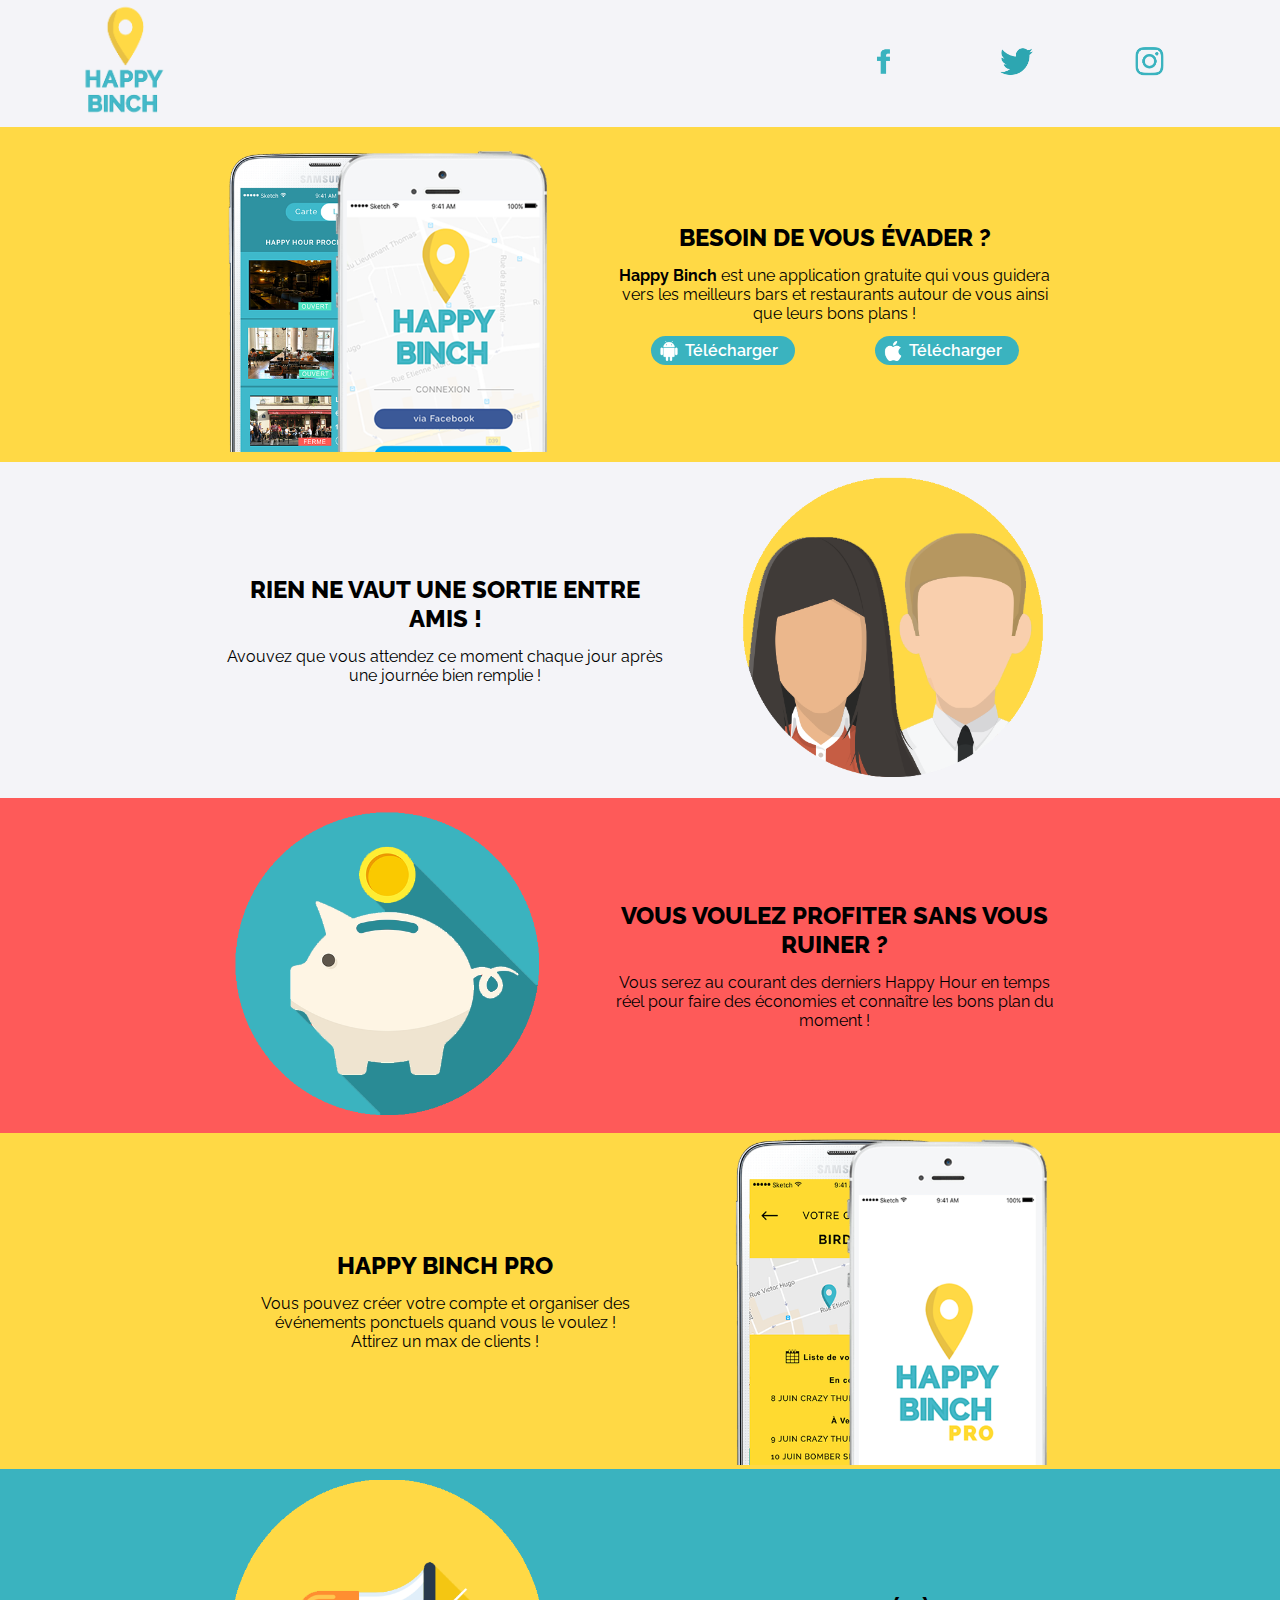
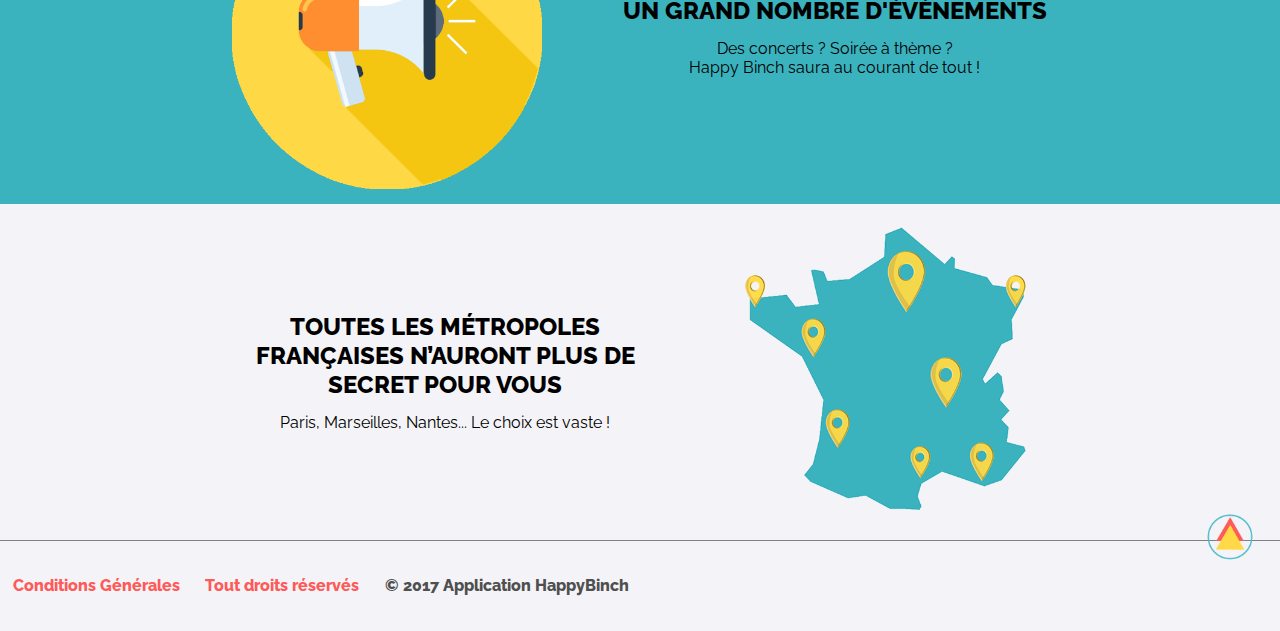
<file: index.html>
<!DOCTYPE html>
<html lang="fr">
<head>
	<meta name="viewport" content="width=device-width, initial-scale=1.0">
	<meta content="Présentation de l'application Happy Binch">
	<link rel="stylesheet" href="styles/style.css">
	<link rel="icon" type="image/png" sizes="16x16" href="img-layout/ikea-logo.png">
	<link rel="icon" type="image/png" sizes="16x16" href="img-content/icons/favicon-16x16.png">
	<link href="https://fonts.googleapis.com/css?family=Raleway:400,700,800" rel="stylesheet">
	<meta charset="UTF-8">
	<title>Happy Binch</title>
</head>
<body>
	<header>
		<h1><a href="#"><img src="img-content/logo.png" alt="Happy Binch"></a></h1>
		<input id="burger" type="checkbox" />

		    <label for="burger">
		        <span></span>
		        <span></span>
		        <span></span>
		    </label>
		<nav>
			<ul>
				<li><a href="https://www.facebook.com/HappyBinch/" title="Le Groupe Facebook d'Happy Binch"><img src="img-layout/face.png" alt="Facebook"></a></li>
				<li><a href="https://twitter.com/HappyBinch" title="Le Groupe Twitter d'Happy Binch"><img src="img-layout/twit.png" alt="Twitter"></a></li>
				<li><a href="https://www.instagram.com/happybinchapp/?hl=fr" title="Instagram d'Happy Binch"><img src="img-layout/insta.png" alt="Instagram"></a></li>
			</ul>
		</nav>
	</header>
	<main class="accueil">
		<section class="app">
			<div class="content">
				<div class="w30 app-show">
					<img src="img-content/smartphone.png" alt="Compatibilité Android & iOS">
				</div>
				<div class="w70 app-content">
					<div class="app-content-text">
						<h2>BESOIN DE VOUS ÉVADER ?</h2>
						<p><strong>Happy Binch</strong> est une application gratuite qui vous guidera vers les meilleurs bars et restaurants autour de vous ainsi que leurs bons plans !</p>
						<div class="download">
							<a href="#" class="btn-download"><img src="img-layout/android.png" alt="Téléchargement Android"> <span>Télécharger</span></a>
							<a href="#" class="btn-download"><img src="img-layout/apple.png" alt="Téléchargement Android"> <span>Télécharger</span></a>
						</div>
					</div>
				</div>
			</div>
		</section>
		<section class="friends">
			<div class="content">
				<div class="w70 friends-content">
					<div class="friends-content-text">
						<h2>RIEN NE VAUT UNE SORTIE ENTRE AMIS !</h2>
						<p>Avouvez que vous attendez ce moment chaque jour après une journée bien remplie ! </p>
					</div>
				</div>
				<div class="w30 friends-show">
					<img src="img-content/amis.png" alt="Les sorties entres amis avec Happy Binch">
				</div>
			</div>
		</section>
		<section class="profits">
			<div class="content">
				<div class="w30 profits-show">
					<img src="img-content/economie.png" alt="Les sorties pas chers avec Happy Binch">
				</div>
				<div class="w70 profits-content">
					<div class="profits-content-text">
						<h2>VOUS VOULEZ PROFITER SANS VOUS RUINER ?</h2>
						<p>Vous serez au courant des derniers Happy Hour en temps réel pour faire des économies et connaître les bons plan du moment !</p>
					</div>
				</div>
			</div>
		</section>
		<section class="professional">
			<div class="content">
				<div class="w70 professional-content">
						<div class="app-content-text">
						<h2>HAPPY BINCH PRO</h2>
						<p>Vous pouvez créer votre compte et organiser des événements ponctuels quand vous le voulez ! </br>
						Attirez un max de clients !</p>
					</div>
				</div>
				<div class="w30 app-show">
					<img src="img-content/inscription.png" alt="Inscription pour les Pros">
				</div>
			</div>
		</section>
		<section class="events">
			<div class="content">
				<div class="w30 app-show">
						<img src="img-content/event.png" alt="Des évènements en masse avec Happy Binch">
				</div>
				<div class="w70 events-content">
					<div class="app-content-text">
						<h2>UN GRAND NOMBRE D'ÉVÈNEMENTS</h2>
						<p>Des concerts ? Soirée à thème ? </p>
						<p>Happy Binch saura au courant de tout !</p>
					</div>
				</div>
			</div>
		</section>
		<section class="localisation">
			<div class="content">
				<div class="w70 localisation-content">
					<div class="localisation-content-text">
						<h2>TOUTES LES MÉTROPOLES FRANÇAISES N’AURONT PLUS DE SECRET POUR VOUS</h2>
						<p>Paris, Marseilles, Nantes... Le choix est vaste !</p>
					</div>
				</div>
				<div class="w30 app-show">
					<img src="img-content/france.png" alt="Utilisez Happy Binch dans toutes les grandes villes de France">
				</div>
			</div>
		</section>
	</main>
	<footer>
		<p><a href="mentions-legales.html" title="Conditions Générales d'Utilisation">Conditions Générales</a></p>
		<p><a href="page-404.html">Tout droits réservés</a></p>
		<p>© 2017 Application HappyBinch</p>
		<a href="" class="scrollTop"><img src="img-layout/fleche.png" alt=""></a>
	</footer>
</body>
<script type="text/javascript" src="js/app.js"></script>
</html>
</file>
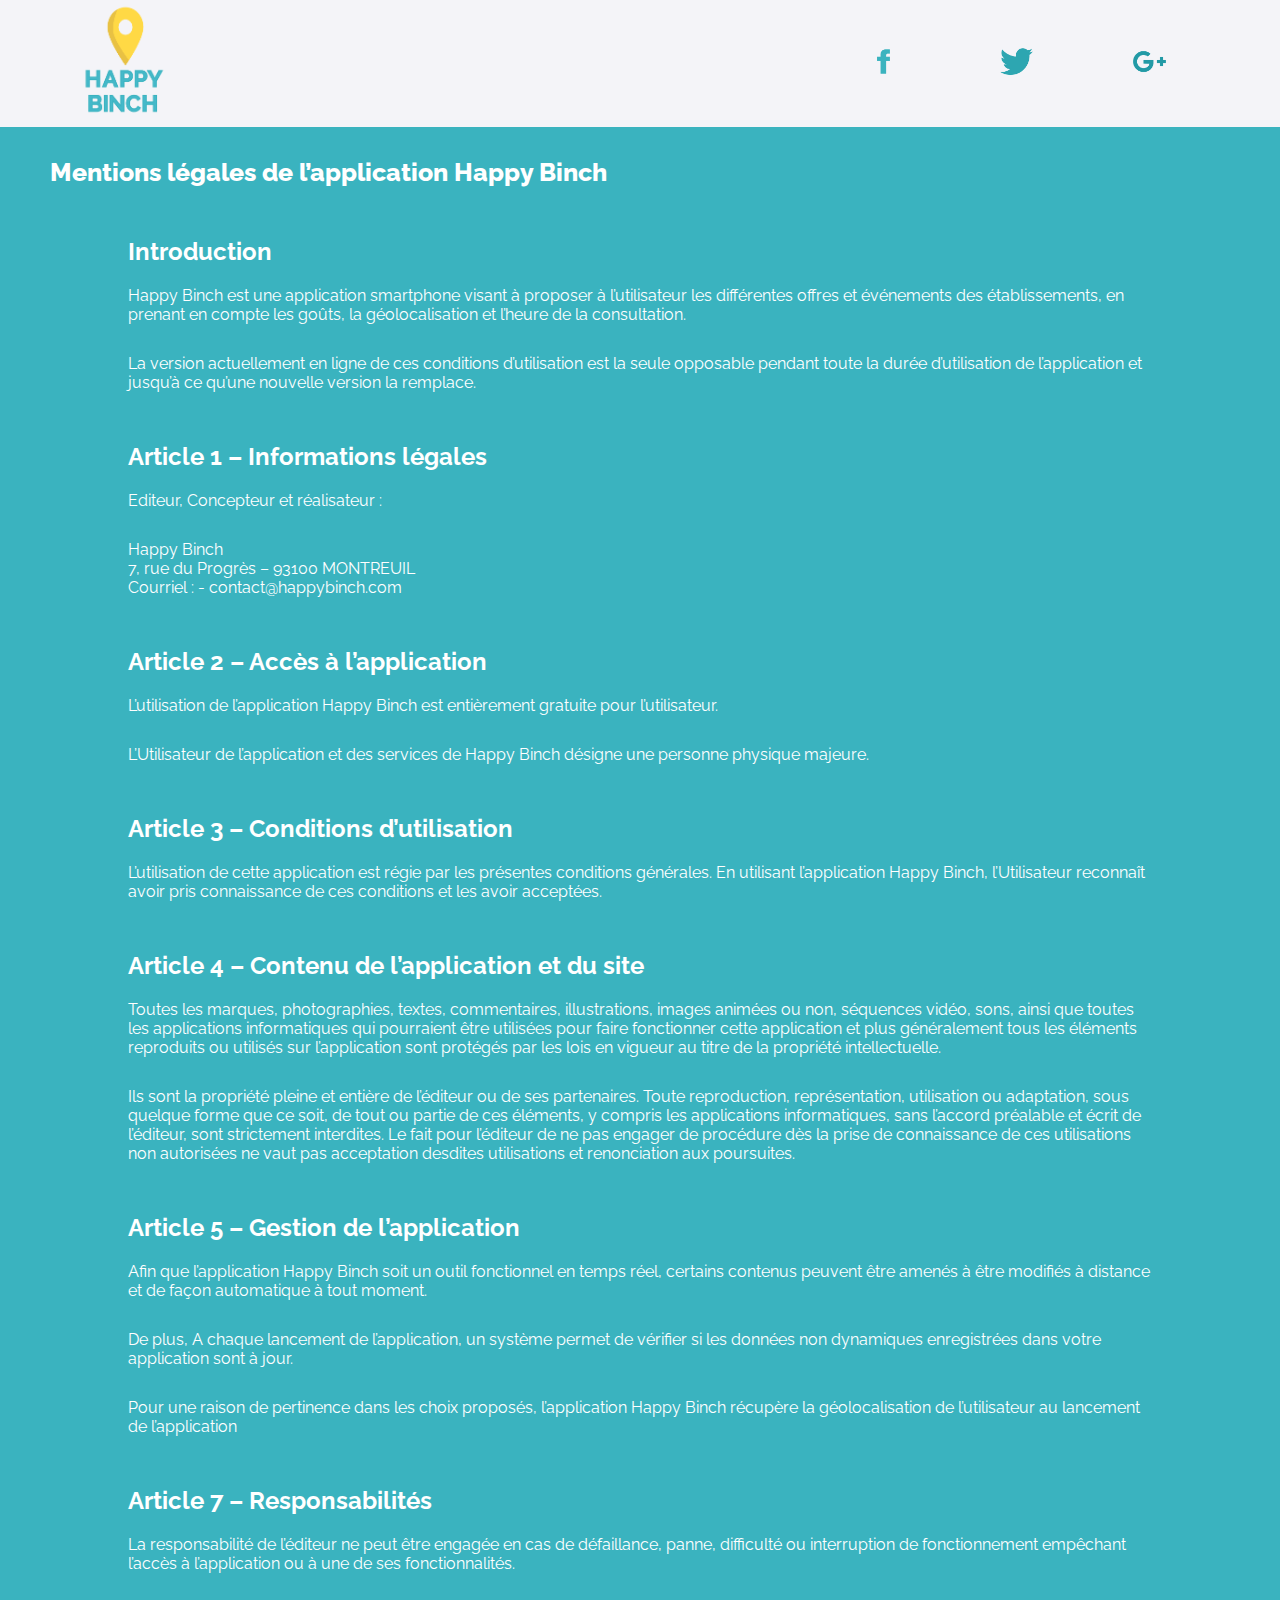
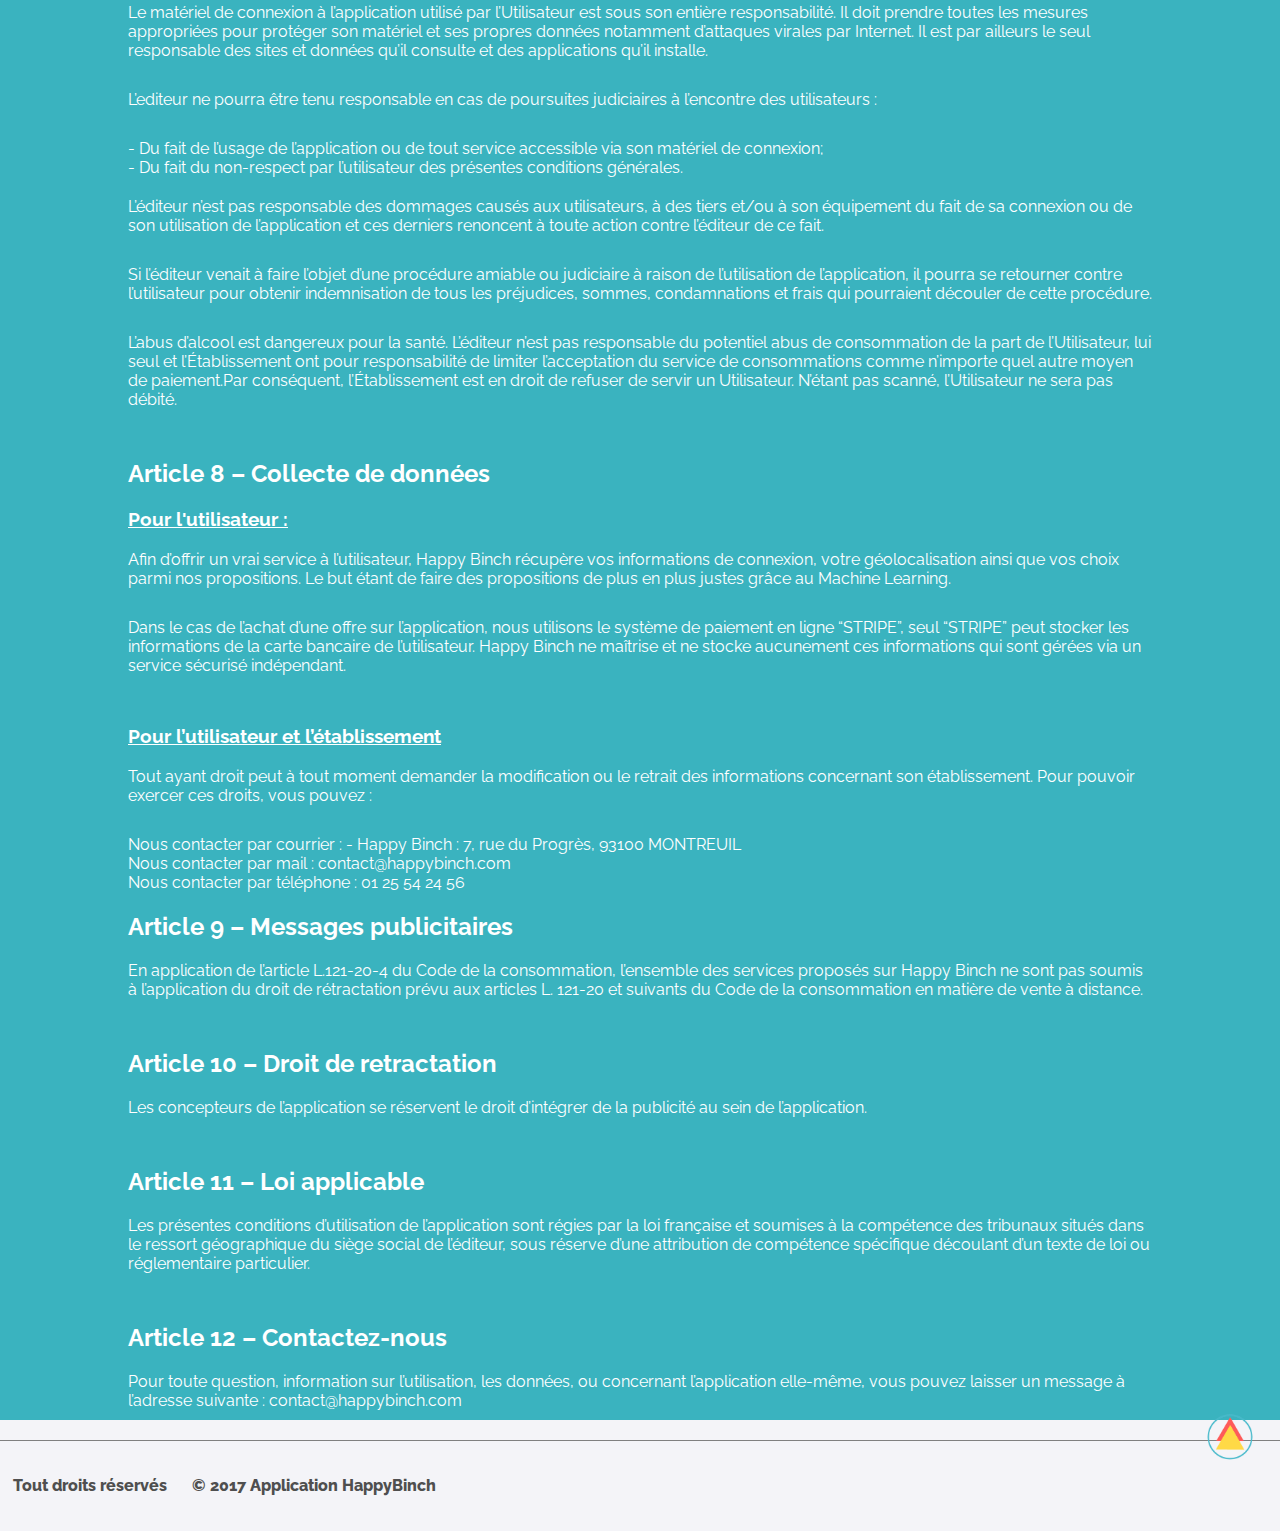
<file: mentions-legales.html>
<!DOCTYPE html>
<html lang="fr">
<head>
	<meta name="viewport" content="width=device-width, initial-scale=1.0">
	<meta content="Présentation de l'application Happy Binch">
	<link rel="stylesheet" href="styles/style.css">
	<link href="https://fonts.googleapis.com/css?family=Raleway:400,700,800" rel="stylesheet">
	<link rel="icon" type="image/png" sizes="16x16" href="img-content/icons/favicon-16x16.png">
	<meta charset="UTF-8">
	<title>Happy Binch</title>
</head>
<body>
	<header>
		<h1><a href="index.html"><img src="img-content/logo.png" alt="Happy Binch"></a></h1>
		<input id="burger" type="checkbox" />

		    <label for="burger">
		        <span></span>
		        <span></span>
		        <span></span>
		    </label>
		<nav>
			<ul>
				<li><a href="#" title="Le Groupe Facebook d'Happy Binch"><img src="img-layout/face.png" alt="Facebook"></a></li>
				<li><a href="#" title="Le Groupe Twitter d'Happy Binch"><img src="img-layout/twit.png" alt="Twitter"></a></li>
				<li><a href="#" title="Le Groupe Google + d'Happy Binch"><img src="img-layout/goog.png" alt="Google +"></a></li>
			</ul>
		</nav>
	</header>
	<main class="mentions-legales">
		<section class="les-mentions">
			<h1>Mentions légales de l’application Happy Binch</h1>
			<article class="mention1">
				<h2>Introduction</h2>
				<p>Happy Binch est une application smartphone visant à proposer à l’utilisateur les différentes offres et événements des établissements, en prenant en compte les goûts, la géolocalisation et l’heure de la consultation.</p>
				<p>La version actuellement en ligne de ces conditions d’utilisation est la seule opposable pendant toute la durée d’utilisation de l’application et jusqu’à ce qu’une nouvelle version la remplace.</p>
			</article class="mention2">
			<article>
				<h2>Article 1 – Informations légales</h2>
				<p>Editeur, Concepteur et réalisateur :</p>
				<p>Happy Binch</br>7, rue du Progrès – 93100 MONTREUIL</br>Courriel : - contact@happybinch.com</p>
			</article>
			<article class="mention3">
				<h2>Article 2 – Accès à l’application</h2>
				<p>L’utilisation de l’application Happy Binch est entièrement gratuite pour l’utilisateur.</p>
				<p>L’Utilisateur de l’application et des services de Happy Binch désigne une personne physique majeure.</p>
			</article>
			<article class="mention4">
				<h2>Article 3 – Conditions d’utilisation</h2>
				<p>L’utilisation de cette application est régie par les présentes conditions générales. En utilisant l’application Happy Binch, l’Utilisateur reconnaît avoir pris connaissance de ces conditions et les avoir acceptées.</p>
			</article class="mention5">
			<article>
				<h2>Article 4 – Contenu de l’application et du site</h2>
				<p>Toutes les marques, photographies, textes, commentaires, illustrations, images animées ou non, séquences vidéo, sons, ainsi que toutes les applications informatiques qui pourraient être utilisées pour faire fonctionner cette application et plus généralement tous les éléments reproduits ou utilisés sur l’application sont protégés par les lois en vigueur au titre de la propriété intellectuelle.</p>
				<p>Ils sont la propriété pleine et entière de l’éditeur ou de ses partenaires. Toute reproduction, représentation, utilisation ou adaptation, sous quelque forme que ce soit, de tout ou partie de ces éléments, y compris les applications informatiques, sans l’accord préalable et écrit de l’éditeur, sont strictement interdites. Le fait pour l’éditeur de ne pas engager de procédure dès la prise de connaissance de ces utilisations non autorisées ne vaut pas acceptation desdites utilisations et renonciation aux poursuites.</p>
			</article>
			<article class="mention6">
				<h2>Article 5 – Gestion de l’application</h2>
				<p>Afin que l’application Happy Binch soit un outil fonctionnel en temps réel, certains contenus peuvent être amenés à être modifiés à distance et de façon automatique à tout moment.</p>
				<p>De plus, A chaque lancement de l’application, un système permet de vérifier si les données non dynamiques enregistrées dans votre application sont à jour.</p>
				<p>Pour une raison de pertinence dans les choix proposés, l’application Happy Binch récupère la géolocalisation de l’utilisateur au lancement de l’application</p>
			</article>
			<article class="mention7">
				<h2>Article 7 – Responsabilités</h2>
				<p>La responsabilité de l’éditeur ne peut être engagée en cas de défaillance, panne, difficulté ou interruption de fonctionnement empêchant l’accès à l’application ou à une de ses fonctionnalités.</p>
				<p>Le matériel de connexion à l’application utilisé par l’Utilisateur est sous son entière responsabilité. Il doit prendre toutes les mesures appropriées pour protéger son matériel et ses propres données notamment d’attaques virales par Internet. Il est par ailleurs le seul responsable des sites et données qu’il consulte et des applications qu’il installe.</p>
				<p>L’editeur ne pourra être tenu responsable en cas de poursuites judiciaires à l’encontre des utilisateurs :</p>
				<ul>
					<li>- Du fait de l’usage de l’application ou de tout service accessible via son matériel de connexion;</li>
					<li>- Du fait du non-respect par l’utilisateur des présentes conditions générales.</li>
				</ul>
				<p>L’éditeur n’est pas responsable des dommages causés aux utilisateurs, à des tiers et/ou à son équipement du fait de sa connexion ou de son utilisation de l’application et ces derniers renoncent à toute action contre l’éditeur de ce fait.</p>
				<p>Si l’éditeur venait à faire l’objet d’une procédure amiable ou judiciaire à raison de l’utilisation de l’application, il pourra se retourner contre l’utilisateur pour obtenir indemnisation de tous les préjudices, sommes, condamnations et frais qui pourraient découler de cette procédure.</p>
				<p>L’abus d’alcool est dangereux pour la santé. L’éditeur n’est pas responsable du potentiel abus de consommation de la part de l’Utilisateur, lui seul et l’Établissement ont pour responsabilité de limiter l’acceptation du service de consommations comme n’importe quel autre moyen de paiement.Par conséquent, l’Établissement est en droit de refuser de servir un Utilisateur. N’étant pas scanné, l’Utilisateur ne sera pas débité.</p>
			</article>
			<article class="mention8">
				<h2>Article 8 – Collecte de données</h2>
				<h3>Pour l'utilisateur :</h3>
				<p>Afin d’offrir un vrai service à l’utilisateur, Happy Binch récupère vos informations de connexion, votre géolocalisation ainsi que vos choix parmi nos propositions. Le but étant de faire des propositions de plus en plus justes grâce au Machine Learning.</p>
				<p>Dans le cas de l’achat d’une offre sur l’application, nous utilisons le système de paiement en ligne “STRIPE”, seul “STRIPE” peut stocker les informations de la carte bancaire de l’utilisateur. Happy Binch ne maîtrise et ne stocke aucunement ces informations qui sont gérées via un service sécurisé indépendant.</p>
				<h3>Pour l’utilisateur et l’établissement</h3>
				<p>Tout ayant droit peut à tout moment demander la modification ou le retrait des informations concernant son établissement. Pour pouvoir exercer ces droits, vous pouvez :</p>
				<ul>
					<li>Nous contacter par courrier : - Happy Binch : 7, rue du Progrès, 93100 MONTREUIL</li>
					<li>Nous contacter par mail : contact@happybinch.com</li>
					<li>Nous contacter par téléphone : 01 25 54 24 56</li>
				</ul>
			</article>
			<article class="mention9">
				<h2>Article 9 – Messages publicitaires</h2>
				<p>En application de l’article L.121-20-4 du Code de la consommation, l’ensemble des services proposés sur Happy Binch ne sont pas soumis à l’application du droit de rétractation prévu aux articles L. 121-20 et suivants du Code de la consommation en matière de vente à distance.</p>
			</article>
			<article class="mention10">
				<h2>Article 10 – Droit de retractation</h2>
				<p>Les concepteurs de l’application se réservent le droit d’intégrer de la publicité au sein de l’application.</p>
			</article>
			<article class="mention11">
				<h2>Article 11 – Loi applicable</h2>
				<p>Les présentes conditions d’utilisation de l’application sont régies par la loi française et soumises à la compétence des tribunaux situés dans le ressort géographique du siège social de l’éditeur, sous réserve d’une attribution de compétence spécifique découlant d’un texte de loi ou réglementaire particulier.</p>
			</article>
			<article class="mention12">
				<h2>Article 12 – Contactez-nous</h2>
				<p>Pour toute question, information sur l’utilisation, les données, ou concernant l’application elle-même, vous pouvez laisser un message à l’adresse suivante : contact@happybinch.com</p>
			</article>
		</section>
	</main>
	<footer>
		<p>Tout droits réservés</p>
		<p>© 2017 Application HappyBinch</p>
		<a href="" class="scrollTop"><img src="img-layout/fleche.png" alt=""></a>
	</footer>
</body>
<script type="text/javascript" src="js/app.js"></script>
</html>
</file>
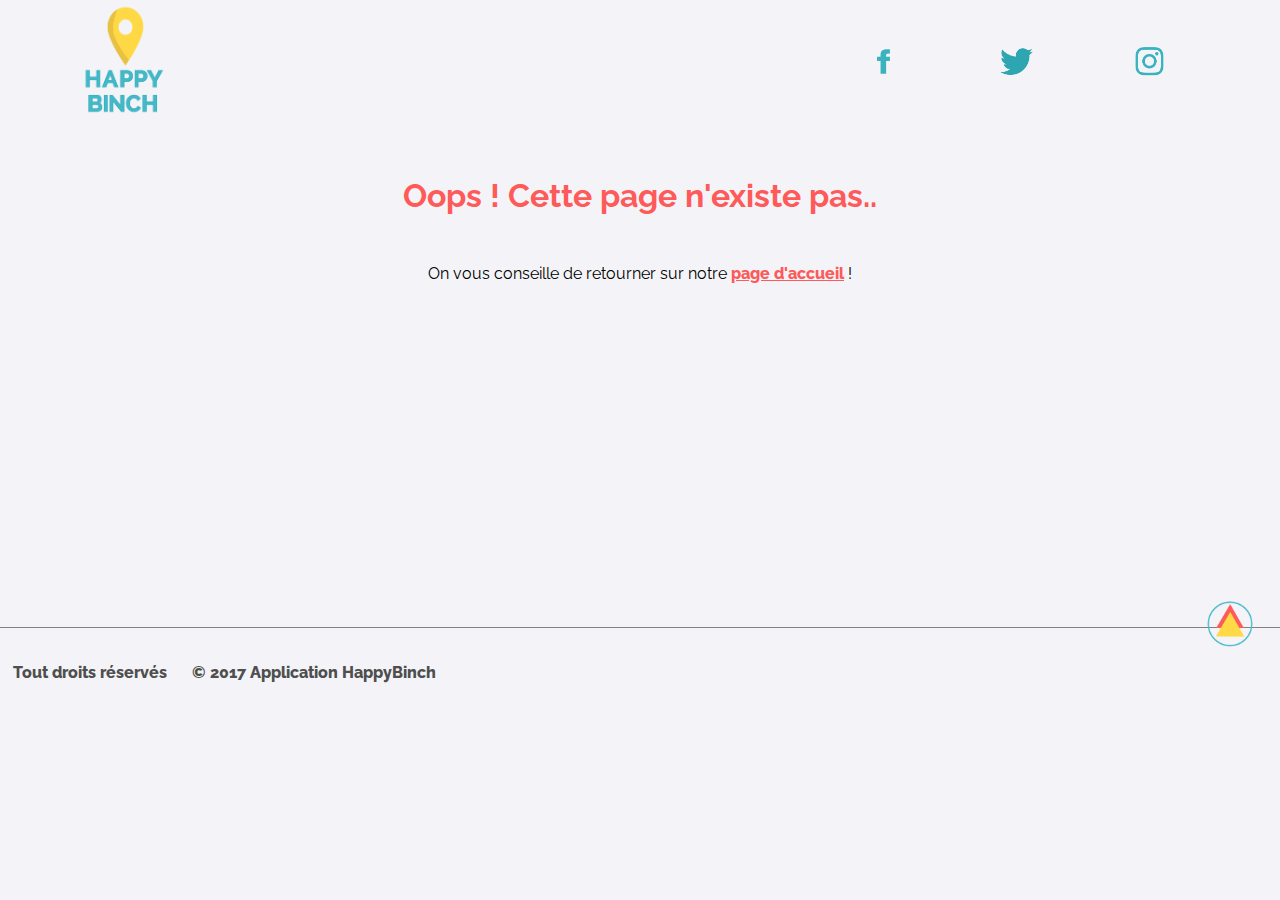
<file: page-404.html>
<!DOCTYPE html>
<html lang="fr">
<head>
	<meta name="viewport" content="width=device-width, initial-scale=1.0">
	<meta content="Présentation de l'application Happy Binch">
	<link rel="stylesheet" href="styles/style.css">
	<link href="https://fonts.googleapis.com/css?family=Raleway:400,700,800" rel="stylesheet">
	<link rel="icon" type="image/png" sizes="16x16" href="img-content/icons/favicon-16x16.png">
	<meta charset="UTF-8">
	<title>Happy Binch</title>
</head>
<body>
	<header>
		<h1><a href="index.html"><img src="img-content/logo.png" alt="Happy Binch"></a></h1>
	<input id="burger" type="checkbox" />

		    <label for="burger">
		        <span></span>
		        <span></span>
		        <span></span>
		    </label>
		<nav>
			<ul>
				<li><a href="https://www.facebook.com/HappyBinch/" title="Le Groupe Facebook d'Happy Binch"><img src="img-layout/face.png" alt="Facebook"></a></li>
				<li><a href="https://twitter.com/HappyBinch" title="Le Groupe Twitter d'Happy Binch"><img src="img-layout/twit.png" alt="Twitter"></a></li>
				<li><a href="https://www.instagram.com/happybinchapp/?hl=fr" title="Instagram d'Happy Binch"><img src="img-layout/insta.png" alt="Instagram"></a></li>
			</ul>
		</nav>
	</header>
	<main class="police-confidentialite">
		<section class="page-error">
			<h1>Oops ! Cette page n'existe pas..</h1>
			<p>On vous conseille de retourner sur notre <a href="index.html">page d'accueil</a> !</p>
		</section>
	</main>
	<footer>
		<p>Tout droits réservés</p>
		<p>© 2017 Application HappyBinch</p>
		<a href="" class="scrollTop"><img src="img-layout/fleche.png" alt=""></a>
	</footer>
</body>
<script type="text/javascript" src="js/app.js"></script>
</html>
</file>
<file: styles/style.css>
@charset 'UTF-8';

/*Jaune  :  #FFD945
Rouge : #FE5A59
Bleu-vert : #3AB3BF
Blanc : #F4F4F8*/


* {
	padding: 0;
	margin: 0;
	font-family: "Raleway", sans-serif;
	list-style: none;
	text-decoration: none;
}

.cf:before,
.cf:after {
	display: table;
	content: ' ';
}
.cf:after {
	clear: both;
}

.view1 {
	transform: skew(0deg ,deg);
	background: green;
}

.btn-download {
	display: inline-flex;
	width: 30%;
	padding: 1%;
	border-radius: 20px;
	background: #3AB3BF;
	justify-content: space-around;
	align-items: center;
	transition: .2s ease-in-out;
	box-shadow: none;
}

.btn-download:hover {
	box-shadow: -2px 7px 15px -3px rgba(0,0,0,0.75);
}

.btn-download img {
	width: 15%;
}

.w30 {
	width: 37%;
}

.w30 img {
	width: 100%;
}

.w70 {
	width: 50%;
}

.appear {
	left: 0;
}

body {
	max-width: 1920px;
	margin: 0 auto;
	background: #F4F4F8;
}

/*----- HEADER---------------*/
header {
	position: relative;
	width: 90%;
	margin: 0 auto;
	display: flex;
	justify-content: space-between;
	align-items: center;
}

header h1 {
	width: 30%;
}

header h1 a {
	
}

header h1 a img {
	width: 35%;
}
header nav ul li img {
	width: 25%;
}

header nav {
	width: 70%;
	display: flex;
	justify-content: flex-end;
}

header nav ul {
	width: 50%;
	display: flex;
  	justify-content: flex-end;
  	align-items: center;
}

header nav ul li {
	display: inline-block;
	text-align: center;
}

header nav ul li a {

}
input#burger {
	visibility: hidden;
}
/*----- MAIN---------------*/
.acceuil {
	height: 60vh;
	display: flex;
	align-items: center;
}

.app,
.professional {
	background: #FFD945;
}

.profits {
	background: #FE5A59;
}

.events {
	background: #3AB3BF;
}
.download span {
	color: #fff;
	padding-right: 7%;
	font-weight: 600;
}
section .content {
	width: 70%;
	height: 100%;
	margin: 0 auto;
	display: flex;
	justify-content: space-around;
	align-items: center;
}

.app-content-text,
.friends-content-text,
.profits-content-text,
.professional-content-text,
.events-content-text,
.localisation-content-text {
	width: 100%;
	margin: 0 auto;
}

.content h2 {
	margin-bottom: 3%;
	text-align: center;
	font-weight: 800;
}

.content p {
	text-align: center;
}

.download {
	margin-top: 3%;
	display: flex;
	justify-content: space-around;
}

/*-------PAGE MENTIONS LEGALES-------*/

.mentions-legales {
	background: #3AB3BF;
	color: #fff;
}

.les-mentions article {
	margin : 50px 0;
	width: 80%;
	margin: 0 auto;
}
.les-mentions h1 {
	margin-left: 50px;
	padding: 30px 0;
	font-weight: 800;
	font-size: 25px;
}
.les-mentions h2 {
	padding-top: 20px;
}

.les-mentions h3 {
	padding-top: 20px;
	text-decoration: underline;
}
.les-mentions p {
	margin: 20px 0;
	padding-bottom: 10px;
}
/*-------PAGE 404----------*/
.page-error {
	width: 50%;
	height: 450px;
	margin: 0 auto;

}

.page-error h1 {
	color: #FE5A59;
	text-align: center;
	margin : 50px 0;
}
.page-error p {
	text-align: center;
}
.page-error p a {
	text-decoration: underline;
	font-weight: 800;
	color:#FE5A59;
}

/*----- FOOTER---------------*/
footer {
	/*overflow: hidden;*/
	position: relative;
	height: 10vh;
	display: flex;
    justify-content: flex-start;
    align-items: center;
    border-top: 1px solid grey;
}

footer p {
	margin: 0 1%;
	font-weight: 800;
	color:#4f4f4f ;
}

.scrollTop {
	width: 50px;
	height: 50px;
	display: block;
	position: absolute;
	top: -60%;
	right: 0;
	transform: translate(-50%, 50%);
}

.scrollTop img {
	width: 100%;
}
footer p a {
	color: #FE5A59;
}
footer p a:hover {
	text-decoration: underline;

}

/*----- BREAKPOINT Tablettes---------------*/
@media screen and ( max-width: 1100px) {
	.btn-download {
		width: 45%;
	}

	footer {
		/*overflow: hidden;*/
		position: relative;
		height: 10vh;
		display: flex;
	    flex-direction: column;
	    align-items: center;
	    justify-content: space-around;
	    padding-top: 2%;
	    border-top: 1px solid grey;
	}

	footer p {
		margin: inherit;
	}
}

/*----- BREAKPOINT 680px---------------*/
@media screen and ( max-width: 680px) {
	.btn-download {
		width: 50%;
	}

	.w70 {
	    width: 70%;
	}
}

/*----- BREAKPOINT Smartphones---------------*/
@media screen and ( max-width: 500px) {
	.page-error{
		width: 100%;
		height: 400px;
	}
	.w30 {
		width: 90%;
	}

	.w70 {
		width: 100%;
	}

	body {
		background: #fff;
	}

	header {
		padding: 0;
	}

	header h1 {
		display: block;
		width: 50%;
	}

	header h1 a img {
	    width: 60%;
	}

	header nav {
		position: absolute;
		left: -100%;
		width: 70%;
		background: green;
		transition: .5s ease-in-out;
	}

	header nav ul {
		display: flex;
		margin-top: 20px;
		justify-content: center;
		align-items: center;
	}

	header .burger-menu {
		display: block;
		cursor: pointer;
	}

	.accueil .app,
	.accueil .friends,
	.accueil .profits,
	.accueil .professional,
	.accueil .events,
	.accueil .localisation {
		height: 90vh;
	}

	.content {
		flex-direction: column;
		justify-content: center;
		align-items: center;
	}

	.video {
		height: inherit;
	}

	.video .content {
		width: 100%;
	}

	.app-content-text, 
	.friends-content-text,
	.profits-content-text,
	.professional-content-text, 
	.events-content-text,
	.localisation-content-text {
		width: 100%;
	}

	.app-content-text {
		/*margin-top: -12%;*/
	}

	.app-content-text p {
		margin-bottom: 9%;
	}

	.download {
		flex-direction: column;
		align-items: center;
		justify-content: space-between;
	}

	.btn-download {
		margin: 3% 0;
		width: 80%;
		padding: 3% 0;
 		border-radius: 100px;
	}

	.friends .content,
	.localisation .content,
	.professionnal .content {
		flex-direction: column-reverse;
	}


	.profits .content,
	.localisation .content,
	.friends .content,
	.professional .content,
	.events .content {
		justify-content: center;
	}

	.profits-content,
	.localisation-content,
	.friends-content,
	.professional-content,
	.events-content {
		margin-top: 5%;
	}
/*
	.mentions-legales {
		height:5025px;
	}
	footer {
		height: 50px;
	}*/
	footer {

	}
	/*-----BURGER-------*/
	header {
	position: relative;
	width: 90%;
	margin: 0 auto;
	padding: 1% 0 2% 0;
	display: flex;
	justify-content: space-between;
	align-items: center;
}
	header nav  ul li img { 
	width: 60%;
 }
label span {
    position: absolute;
    width: 100%;
    height: 4px;
    top: 50%;
    left: 0;
    display: block;
    background: #3AB3BF;
    transition: .5s;
    border-radius: 50px;
  }
  input + label {
    position: absolute;
    top: 49px;
    right: 39px;
    height: 18px;
    width: 8%;
    z-index: 5;
  }

  input#burger{
  	visibility: hidden;
  }

  span:first-child {
    top: 0;
  }
  span:last-child {
    top: 18px;
  }

  label:hover {
    cursor: pointer;
  }

  input:checked + label span {
    opacity: 0;
    top: 50%;
  }
  input:checked + label span:first-child {
    opacity: 1;
    transform: rotate(405deg);
  }
  input:checked + label span:last-child {
    opacity: 1;
    transform: rotate(-405deg);
  }

  input ~ nav {
    background:#FFD945;
    position: fixed;
    top: 0;
    left: 0;
    width: 100%;
    height: 0px;
    z-index: 3;
    transition: .5s;
    transition-delay: .5s;
    overflow: hidden;
  }
  nav ul {
    text-align: center;
    position: absolute;
    left: 20%;
    right: 20%;

  }
  nav li {
    opacity: 0;
    transition: .5s;
    transition-delay: 0s;
    list-style: none;
  }

  nav ul li{
	width: 100%;
	font-size: 30px;
	text-align: center;
	margin-top: 2%;
	 display: flex;
  justify-content: center;
  align-items: center;
}
  nav a {
    text-decoration: none;
    text-transform: uppercase;
    color: black;
    font-weight: 300;
    font-family: sans-serif;
    display: block;
    padding: 25px 0;
    text-align: center;
    width:80%;
  }
  nav a:hover {
    color: ;
  }

  input:checked ~ nav {
    height: 20%;
    transition-delay: 0s;
  }
  nav ul, nav li {
    opacity: 1;
    transition-delay: .5s;
  }

}
</file>
